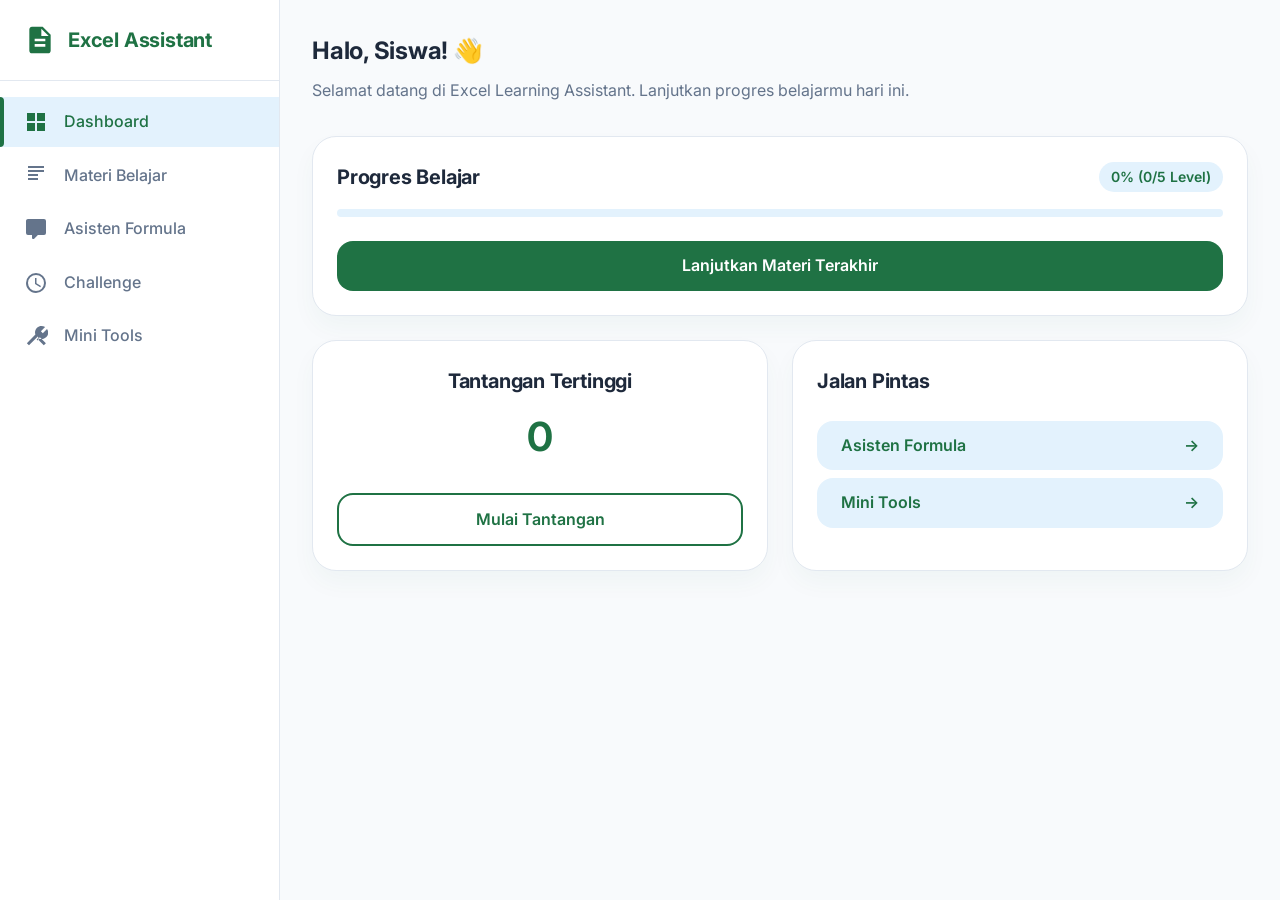
<file: index.html>
<!DOCTYPE html>
<html lang="id">
<head>
    <meta charset="UTF-8">
    <meta name="viewport" content="width=device-width, initial-scale=1.0, maximum-scale=1.0, user-scalable=no">
    <title>Excel Learning Assistant 2021</title>
    <meta name="description" content="Aplikasi belajar Excel interaktif dengan asisten rumus dan mode tantangan.">
    <meta name="theme-color" content="#1F7244">
    
    <!-- PWA Manifest -->
    <link rel="manifest" href="./manifest.json">
    <link rel="apple-touch-icon" href="./assets/icon-192.png">

    <!-- Fonts -->
    <link rel="preconnect" href="https://fonts.googleapis.com">
    <link rel="preconnect" href="https://fonts.gstatic.com" crossorigin>
    <link href="https://fonts.googleapis.com/css2?family=Fira+Code:wght@400;500&family=Inter:wght@400;500;600;700&display=swap" rel="stylesheet">
    
    <!-- CSS -->
    <link rel="stylesheet" href="./css/style.css">
</head>
<body>
    <div id="app-shell">
        <!-- Desktop Sidebar -->
        <aside id="sidebar">
            <div class="sidebar-header">
                <svg width="32" height="32" viewBox="0 0 24 24" fill="#1F7244">
                    <path d="M14 2H6C4.9 2 4 2.9 4 4V20C4 21.1 4.9 22 6 22H18C19.1 22 20 21.1 20 20V8L14 2M13 3.5L18.5 9H13V3.5M16 11V13H8V11H16M16 15V17H8V15H16Z" />
                </svg>
                <h2>Excel Assistant</h2>
            </div>
            <nav class="sidebar-nav">
                <a href="#/dashboard" class="nav-item">
                    <span class="nav-icon"><svg viewBox="0 0 24 24"><path d="M13,3V11H21V3H13M3,13V21H11V13H3M3,3V11H11V3H3M13,13V21H21V13H13Z"/></svg></span>
                    Dashboard
                </a>
                <a href="#/materi" class="nav-item">
                    <span class="nav-icon"><svg viewBox="0 0 24 24"><path d="M14,17H4V15H14M14,13H4V11H14M20,9H4V7H20M20,5H4V3H20V5Z"/></svg></span>
                    Materi Belajar
                </a>
                <a href="#/asisten" class="nav-item">
                    <span class="nav-icon"><svg viewBox="0 0 24 24"><path d="M9,22A1,1 0 0,1 8,21V18H4A2,2 0 0,1 2,16V4C2,2.89 2.9,2 4,2H20A2,2 0 0,1 22,4V16A2,2 0 0,1 20,18H13.9L10.2,21.71C10,21.9 9.75,22 9.5,22V22H9Z"/></svg></span>
                    Asisten Formula
                </a>
                <a href="#/challenge" class="nav-item">
                    <span class="nav-icon"><svg viewBox="0 0 24 24"><path d="M12,20A8,8 0 0,0 20,12A8,8 0 0,0 12,4A8,8 0 0,0 4,12A8,8 0 0,0 12,20M12,2A10,10 0 0,1 22,12A10,10 0 0,1 12,22C6.47,22 2,17.5 2,12A10,10 0 0,1 12,2M12.5,7V12.25L17,14.92L16.25,16.15L11,13V7H12.5Z"/></svg></span>
                    Challenge
                </a>
                <a href="#/tools" class="nav-item">
                    <span class="nav-icon"><svg viewBox="0 0 24 24"><path d="M13.78 15.3L19.78 21.3L21.89 19.14L15.89 13.14L13.78 15.3M17.5 10.1C17.11 10.1 16.69 10.05 16.36 9.91L4.97 21.25L2.86 19.14L11.4 10.6C10.53 8.32 11.2 5.6 13.04 3.73C15.22 1.56 18.66 1.34 21.12 3.12L16.89 7.34L18.8 9.25L23 5.03C24.8 7.5 24.56 10.93 22.39 13.11C20.5 14.94 17.75 15.62 15.47 14.74L13.68 16.53L12.63 15.47L14.41 13.69C14.41 13.69 14.18 13.25 14.07 13.06C13.24 11.66 14.6 10.1 14.6 10.1L17.5 10.1Z"/></svg></span>
                    Mini Tools
                </a>
            </nav>
        </aside>

        <!-- Main Wrapper -->
        <div id="main-wrapper">
            <!-- Mobile Header -->
            <header id="header-mobile">
                <div class="d-flex align-center gap-2">
                    <svg width="24" height="24" viewBox="0 0 24 24" fill="#1F7244">
                        <path d="M14 2H6C4.9 2 4 2.9 4 4V20C4 21.1 4.9 22 6 22H18C19.1 22 20 21.1 20 20V8L14 2" />
                    </svg>
                    <h1>Excel Assistant</h1>
                </div>
            </header>

            <!-- Dynamic Content Area -->
            <main id="app-content">
                <!-- Pages will be injected here by router.js -->
                <div class="d-flex align-center justify-between" style="height: 100%; display: flex; align-items:center; justify-content:center;">
                    <div class="text-center">
                        <h2 class="text-muted">Loading...</h2>
                    </div>
                </div>
            </main>

            <!-- Bottom Navigation (Mobile) -->
            <nav id="bottom-nav">
                <a href="#/dashboard" class="bottom-nav-item">
                    <span class="nav-icon"><svg viewBox="0 0 24 24"><path d="M13,3V11H21V3H13M3,13V21H11V13H3M3,3V11H11V3H3M13,13V21H21V13H13Z"/></svg></span>
                    Dashboard
                </a>
                <a href="#/materi" class="bottom-nav-item">
                    <span class="nav-icon"><svg viewBox="0 0 24 24"><path d="M14,17H4V15H14M14,13H4V11H14M20,9H4V7H20M20,5H4V3H20V5Z"/></svg></span>
                    Materi
                </a>
                <a href="#/asisten" class="bottom-nav-item">
                    <span class="nav-icon"><svg viewBox="0 0 24 24"><path d="M9,22A1,1 0 0,1 8,21V18H4A2,2 0 0,1 2,16V4C2,2.89 2.9,2 4,2H20A2,2 0 0,1 22,4V16A2,2 0 0,1 20,18H13.9L10.2,21.71C10,21.9 9.75,22 9.5,22V22H9Z"/></svg></span>
                    Asisten
                </a>
                <a href="#/challenge" class="bottom-nav-item">
                    <span class="nav-icon"><svg viewBox="0 0 24 24"><path d="M12,20A8,8 0 0,0 20,12A8,8 0 0,0 12,4A8,8 0 0,0 4,12A8,8 0 0,0 12,20M12,2A10,10 0 0,1 22,12A10,10 0 0,1 12,22C6.47,22 2,17.5 2,12A10,10 0 0,1 12,2M12.5,7V12.25L17,14.92L16.25,16.15L11,13V7H12.5Z"/></svg></span>
                    Challenge
                </a>
            </nav>
        </div>
    </div>

    <!-- Toast Notifications -->
    <div id="toast-container"></div>

    <!-- Scripts -->
    <script src="./js/storage.js"></script>
    <script src="./js/logic.js"></script>
    <script src="./js/router.js"></script>
    <script src="./js/app.js"></script>
</body>
</html>
</file>
<file: css/style.css>
/* ==========================================================================
   Excel Learning Assistant 2021 - Master Stylesheet
   ========================================================================== */

:root {
  /* Colors */
  --primary: #1F7244; /* Excel Green */
  --primary-hover: #165b35;
  --secondary: #E3F2FD; /* Soft Blue */
  --surface: #FFFFFF;
  --background: #F8FAFC; /* Light Grey */
  --text-main: #1E293B; /* Deep Slate */
  --text-light: #64748B;
  --border: #E2E8F0;
  
  /* Status Colors */
  --success: #10B981;
  --warning: #F59E0B;
  --error: #EF4444;

  /* Typography */
  --font-family: 'Inter', system-ui, -apple-system, sans-serif;
  --font-mono: 'Fira Code', 'Courier New', Courier, monospace;
  
  /* Spacing */
  --sidebar-width: 280px;
  --bottom-nav-height: 70px;
  --header-height: 64px;

  /* Shadows */
  --shadow-sm: 0 1px 2px 0 rgba(0, 0, 0, 0.05);
  --shadow-md: 0 4px 6px -1px rgba(0, 0, 0, 0.1), 0 2px 4px -1px rgba(0, 0, 0, 0.06);
  --shadow-card: 0 12px 24px rgba(31, 114, 68, 0.04); /* Subtle green tint shadow */
  --shadow-active: 0 20px 25px -5px rgba(0, 0, 0, 0.1), 0 10px 10px -5px rgba(0, 0, 0, 0.04);
  
  /* Radii */
  --radius-sm: 0.375rem;
  --radius-md: 0.5rem;
  --radius-lg: 1rem;
  --radius-xl: 1.5rem;
  --radius-pill: 9999px;
  
  /* Transitions */
  --transition-normal: 200ms ease-in-out;
}

/* ==========================================================================
   Reset & Base
   ========================================================================== */
* {
  box-sizing: border-box;
  margin: 0;
  padding: 0;
}

html, body {
  font-family: var(--font-family);
  background-color: var(--background);
  color: var(--text-main);
  line-height: 1.6;
  height: 100%;
  width: 100%;
  overflow-x: hidden;
}

a {
  text-decoration: none;
  color: inherit;
}

button {
  cursor: pointer;
  border: none;
  background: none;
  font-family: inherit;
}

/* ==========================================================================
   Typography
   ========================================================================== */
h1, h2, h3, h4, h5, h6 {
  color: var(--text-main);
  font-weight: 700;
  letter-spacing: -0.01em;
  margin-bottom: 0.5rem;
}

h1 { font-size: 2rem; line-height: 1.2; }
h2 { font-size: 1.5rem; }
h3 { font-size: 1.25rem; }

.text-muted { color: var(--text-light); }
.text-center { text-align: center; }

pre, code, .excel-formula {
  font-family: var(--font-mono);
}

/* ==========================================================================
   Layout (App Shell)
   ========================================================================== */
#app-shell {
  display: flex;
  height: 100vh;
  width: 100%;
}

/* Sidebar (Desktop) */
#sidebar {
  width: var(--sidebar-width);
  background-color: var(--surface);
  border-right: 1px solid var(--border);
  display: flex;
  flex-direction: column;
  transition: transform var(--transition-normal);
  z-index: 100;
}

.sidebar-header {
  padding: 1.5rem;
  border-bottom: 1px solid var(--border);
  display: flex;
  align-items: center;
  gap: 0.75rem;
}

.sidebar-header h2 {
  margin: 0;
  font-size: 1.25rem;
  color: var(--primary);
}

.sidebar-nav {
  flex: 1;
  overflow-y: auto;
  padding: 1rem 0;
  display: flex;
  flex-direction: column;
  gap: 0.25rem;
}

.nav-item {
  display: flex;
  align-items: center;
  gap: 1rem;
  padding: 0.75rem 1.5rem;
  color: var(--text-light);
  font-weight: 500;
  transition: all var(--transition-normal);
  position: relative;
}

.nav-item:hover {
  background-color: var(--secondary);
  color: var(--primary);
}

.nav-item.active {
  color: var(--primary);
  background-color: var(--secondary);
}

.nav-item.active::before {
  content: '';
  position: absolute;
  left: 0;
  top: 0;
  bottom: 0;
  width: 4px;
  background-color: var(--primary);
  border-top-right-radius: 4px;
  border-bottom-right-radius: 4px;
}

.nav-icon {
  width: 24px;
  height: 24px;
  display: flex;
  align-items: center;
  justify-content: center;
}

.nav-icon svg {
  width: 100%;
  height: 100%;
  fill: currentColor;
}

/* Main Content Area */
#main-wrapper {
  flex: 1;
  display: flex;
  flex-direction: column;
  height: 100vh;
  position: relative;
}

#header-mobile {
  display: none;
  padding: 1rem;
  background-color: var(--surface);
  border-bottom: 1px solid var(--border);
  align-items: center;
  justify-content: space-between;
  height: var(--header-height);
  position: sticky;
  top: 0;
  z-index: 50;
}

#header-mobile h1 {
  font-size: 1.25rem;
  margin: 0;
  color: var(--primary);
}

#app-content {
  flex: 1;
  overflow-y: auto;
  padding: 2rem;
  padding-bottom: calc(var(--bottom-nav-height) + 2rem); /* safe area for mobile */
}

/* Content Transitions */
.page-enter {
  opacity: 0;
  transform: translateY(10px);
}
.page-enter-active {
  opacity: 1;
  transform: translateY(0);
  transition: opacity 300ms, transform 300ms;
}


/* Bottom Navigation (Mobile) */
#bottom-nav {
  display: none;
  position: fixed;
  bottom: 0;
  left: 0;
  right: 0;
  height: var(--bottom-nav-height);
  background-color: var(--surface);
  border-top: 1px solid var(--border);
  box-shadow: 0 -4px 12px rgba(0,0,0,0.05);
  z-index: 100;
  justify-content: space-around;
  align-items: center;
}

.bottom-nav-item {
  display: flex;
  flex-direction: column;
  align-items: center;
  justify-content: center;
  gap: 0.25rem;
  color: var(--text-light);
  flex: 1;
  height: 100%;
  font-size: 0.75rem;
  font-weight: 500;
}

.bottom-nav-item.active {
  color: var(--primary);
}

.bottom-nav-item .nav-icon {
  width: 24px;
  height: 24px;
}


/* ==========================================================================
   Responsive Breakpoints
   ========================================================================== */
@media (max-width: 768px) {
  #sidebar {
    display: none;
  }
  
  #header-mobile {
    display: flex;
  }
  
  #bottom-nav {
    display: flex;
  }
  
  #app-content {
    padding: 1rem;
    padding-bottom: calc(var(--bottom-nav-height) + 1rem);
  }
}

/* ==========================================================================
   Components
   ========================================================================== */

/* Cards */
.card {
  background-color: var(--surface);
  border-radius: var(--radius-xl);
  padding: 1.5rem;
  box-shadow: var(--shadow-card);
  border: 1px solid var(--border);
  margin-bottom: 1.5rem;
  transition: transform var(--transition-normal), box-shadow var(--transition-normal);
}

.card:hover {
  box-shadow: var(--shadow-active);
}

.card-header {
  margin-bottom: 1rem;
}

/* Buttons */
.btn {
  display: inline-flex;
  align-items: center;
  justify-content: center;
  gap: 0.5rem;
  padding: 0.75rem 1.5rem;
  border-radius: var(--radius-lg);
  font-weight: 600;
  font-size: 1rem;
  transition: all var(--transition-normal);
  text-align: center;
}

.btn-primary {
  background-color: var(--primary);
  color: white;
}

.btn-primary:hover {
  background-color: var(--primary-hover);
  transform: translateY(-1px);
}

.btn-secondary {
  background-color: var(--secondary);
  color: var(--primary);
}

.btn-secondary:hover {
  background-color: #d0e7f9;
}

.btn-outline {
  border: 2px solid var(--primary);
  color: var(--primary);
}

.btn-block {
  display: flex;
  width: 100%;
}

/* Forms & Inputs */
.form-group {
  margin-bottom: 1rem;
}

.form-label {
  display: block;
  font-weight: 500;
  margin-bottom: 0.5rem;
  color: var(--text-main);
}

.form-control {
  width: 100%;
  padding: 0.75rem 1rem;
  border: 1px solid var(--border);
  border-radius: var(--radius-md);
  font-family: inherit;
  font-size: 1rem;
  transition: border-color var(--transition-normal), box-shadow var(--transition-normal);
}

.form-control:focus {
  outline: none;
  border-color: var(--primary);
  box-shadow: 0 0 0 3px rgba(31, 114, 68, 0.1);
}

/* Progress Bar */
.progress-container {
  width: 100%;
  height: 8px;
  background-color: var(--secondary);
  border-radius: var(--radius-pill);
  overflow: hidden;
}

.progress-bar {
  height: 100%;
  background-color: var(--primary);
  border-radius: var(--radius-pill);
  transition: width 0.5s ease;
}

/* Badges */
.badge {
  display: inline-block;
  padding: 0.25rem 0.75rem;
  border-radius: var(--radius-pill);
  font-size: 0.875rem;
  font-weight: 600;
}

.badge-primary { background-color: var(--secondary); color: var(--primary); }
.badge-warning { background-color: #fef3c7; color: #b45309; }

/* Formula Box */
.formula-box {
  background-color: var(--background);
  border: 1px solid var(--border);
  border-radius: var(--radius-md);
  padding: 1rem;
  font-family: var(--font-mono);
  font-size: 1rem;
  color: var(--primary);
  display: flex;
  align-items: center;
  gap: 0.5rem;
}
.formula-box::before {
  content: 'fx';
  font-style: italic;
  font-weight: bold;
  color: var(--text-light);
  border-right: 1px solid var(--border);
  padding-right: 0.5rem;
}

/* Toast Notifications */
#toast-container {
  position: fixed;
  bottom: calc(var(--bottom-nav-height) + 1rem);
  right: 1rem;
  z-index: 9999;
  display: flex;
  flex-direction: column;
  gap: 0.5rem;
}
@media(min-width: 769px) {
  #toast-container {
    bottom: 1rem;
  }
}

.toast {
  background-color: var(--text-main);
  color: white;
  padding: 1rem 1.5rem;
  border-radius: var(--radius-md);
  box-shadow: var(--shadow-md);
  opacity: 0;
  transform: translateY(20px);
  animation: toast-in 0.3s forwards;
  display: flex;
  align-items: center;
  gap: 0.5rem;
}

.toast.success { background-color: var(--success); }
.toast.error { background-color: var(--error); }

@keyframes toast-in {
  to { opacity: 1; transform: translateY(0); }
}

.toast-fadeout {
  animation: toast-out 0.3s forwards;
}

@keyframes toast-out {
  to { opacity: 0; transform: translateY(-20px); }
}

/* Grid Layouts */
.grid-2 { display: grid; grid-template-columns: 1fr; gap: 1.5rem; }
.grid-3 { display: grid; grid-template-columns: 1fr; gap: 1.5rem; }

@media(min-width: 769px) {
  .grid-2 { grid-template-columns: repeat(2, 1fr); }
  .grid-3 { grid-template-columns: repeat(3, 1fr); }
}

/* Utilities */
.mt-1 { margin-top: 0.5rem; }
.mt-2 { margin-top: 1rem; }
.mt-3 { margin-top: 1.5rem; }
.mt-4 { margin-top: 2rem; }
.mb-1 { margin-bottom: 0.5rem; }
.mb-2 { margin-bottom: 1rem; }
.mb-3 { margin-bottom: 1.5rem; }
.mb-4 { margin-bottom: 2rem; }
.d-flex { display: flex; }
.align-center { align-items: center; }
.justify-between { justify-content: space-between; }
.gap-2 { gap: 0.5rem; }
.gap-3 { gap: 1rem; }
.gap-4 { gap: 1.5rem; }
</file>
